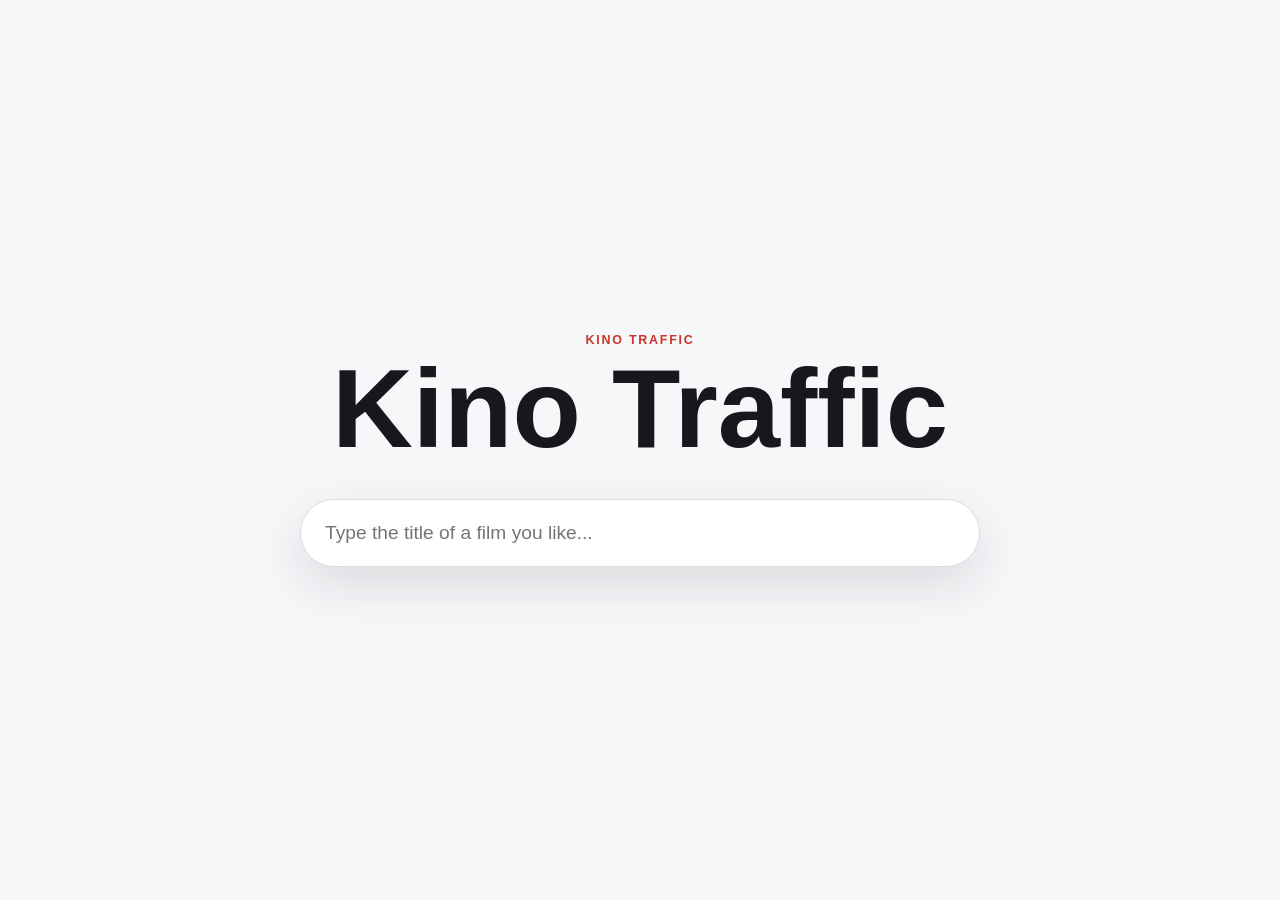
<file: index.html>
<!doctype html>
<html lang="en">
  <head>
    <meta charset="utf-8">
    <meta name="viewport" content="width=device-width, initial-scale=1">
    <title>Kino Traffic</title>
    <link rel="stylesheet" href="static/styles.css">
  </head>
  <body>
    <main class="home">
      <section class="search-panel" aria-labelledby="site-title">
        <p class="eyebrow">Kino Traffic</p>
        <h1 id="site-title" class="logotype">Kino Traffic</h1>

        <div class="search-shell">
          <label class="visually-hidden" for="film-search">Search for a film</label>
          <input
            id="film-search"
            class="search-input"
            type="search"
            placeholder="Type the title of a film you like..."
            autocomplete="off"
            aria-controls="autocomplete-results"
            aria-expanded="false"
          >

          <div id="autocomplete-results" class="results" role="listbox" hidden></div>
        </div>
      </section>
    </main>

    <script src="static/app.js"></script>
  </body>
</html>
</file>
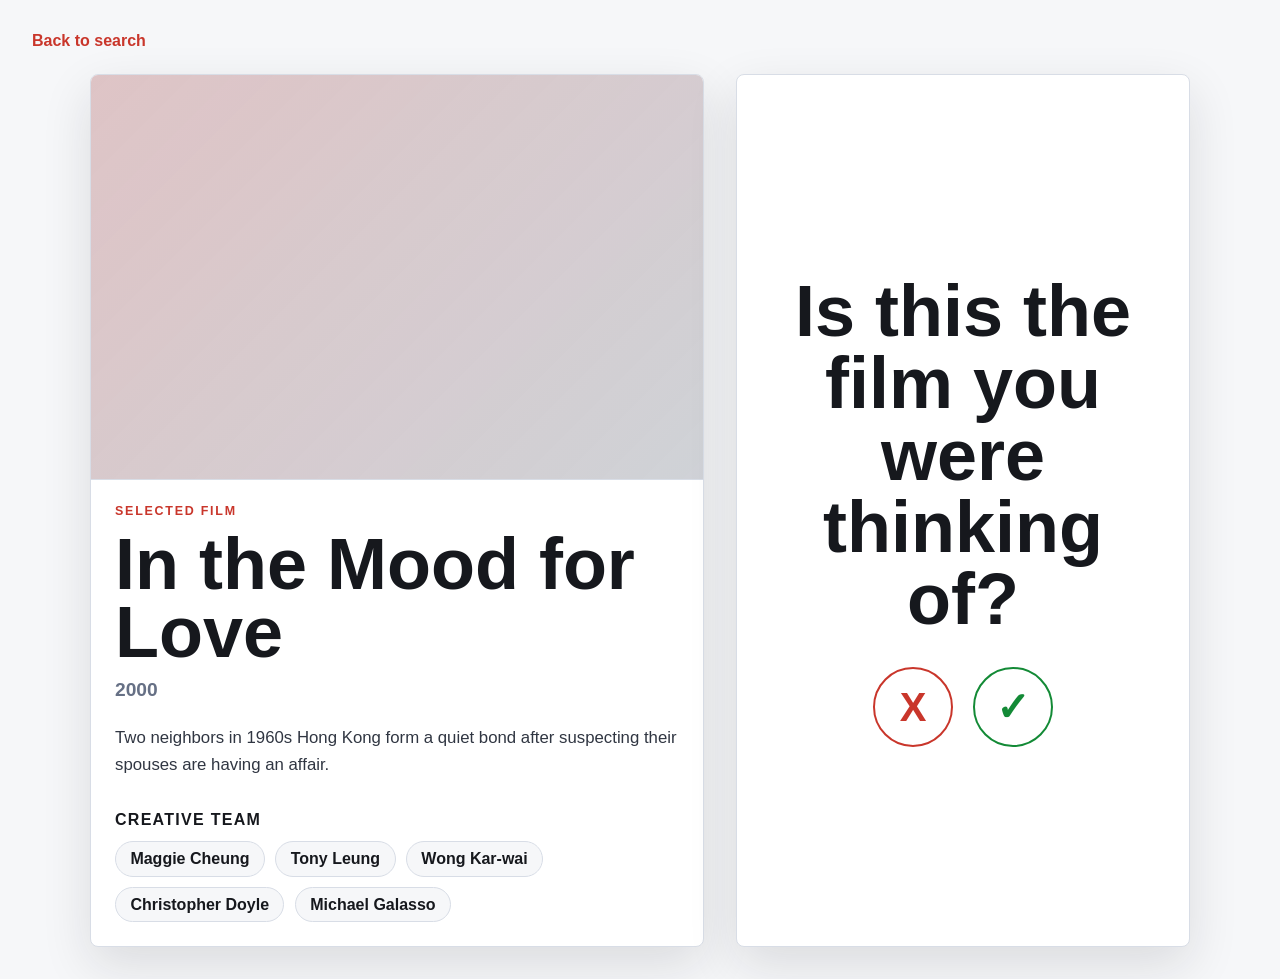
<file: film.html>
<!doctype html>
<html lang="en">
  <head>
    <meta charset="utf-8">
    <meta name="viewport" content="width=device-width, initial-scale=1">
    <title>Selected Film - Kino Traffic</title>
    <link rel="stylesheet" href="static/styles.css">
  </head>
  <body>
    <main class="film-page">
      <a class="home-link" href="index.html">Back to search</a>

      <section class="film-layout" aria-label="Selected film">
        <article id="selected-film" class="film-details"></article>

        <aside id="selection-panel" class="confirm-panel" aria-label="Confirm selected film">
          <p class="confirm-question">Is this the film you were thinking of?</p>
          <div class="confirm-actions">
            <button class="choice-button choice-no" type="button" aria-label="No" data-action="back">X</button>
            <button class="choice-button choice-yes" type="button" aria-label="Yes" data-action="show-categories">&check;</button>
          </div>
        </aside>
      </section>
    </main>

    <script src="static/app.js"></script>
  </body>
</html>
</file>
<file: static/styles.css>
:root {
  color-scheme: light;
  --background: #f6f7f9;
  --ink: #16181d;
  --muted: #667085;
  --line: #d8dde6;
  --surface: #ffffff;
  --accent: #c9362b;
  --shadow: 0 18px 50px rgba(22, 24, 29, 0.12);
}

* {
  box-sizing: border-box;
}

body {
  margin: 0;
  min-height: 100vh;
  font-family: Arial, Helvetica, sans-serif;
  color: var(--ink);
  background: var(--background);
}

.home {
  min-height: 100vh;
  display: grid;
  place-items: center;
  padding: 2rem;
}

.search-panel {
  width: min(100%, 760px);
  text-align: center;
}

.eyebrow {
  margin: 0 0 0.75rem;
  color: var(--accent);
  font-size: 0.78rem;
  font-weight: 700;
  letter-spacing: 0.14em;
  text-transform: uppercase;
}

.logotype {
  margin: 0 0 2.5rem;
  font-size: clamp(3rem, 12vw, 7rem);
  line-height: 0.9;
  font-weight: 900;
}

.search-shell {
  position: relative;
  max-width: 680px;
  margin: 0 auto;
}

.search-input {
  width: 100%;
  min-height: 4.25rem;
  padding: 0 1.5rem;
  border: 1px solid var(--line);
  border-radius: 999px;
  color: var(--ink);
  background: var(--surface);
  box-shadow: var(--shadow);
  font-size: 1.2rem;
  outline: none;
}

.search-input:focus {
  border-color: var(--accent);
}

.results {
  position: absolute;
  z-index: 10;
  top: calc(100% + 0.8rem);
  left: 0;
  right: 0;
  overflow: hidden;
  border: 1px solid var(--line);
  border-radius: 0.5rem;
  background: var(--surface);
  box-shadow: var(--shadow);
  text-align: left;
}

.result {
  display: grid;
  grid-template-columns: 3rem 1fr auto;
  gap: 1rem;
  align-items: center;
  width: 100%;
  padding: 0.85rem 1rem;
  border: 0;
  border-bottom: 1px solid var(--line);
  color: inherit;
  background: transparent;
  font: inherit;
  text-align: left;
}

.result:last-child {
  border-bottom: 0;
}

.result:hover,
.result:focus {
  background: #f2f4f7;
  outline: none;
}

.poster {
  width: 3rem;
  height: 4.25rem;
  border-radius: 0.25rem;
  background:
    linear-gradient(135deg, rgba(201, 54, 43, 0.18), rgba(22, 24, 29, 0.08)),
    #e4e7ec;
  border: 1px solid #cfd5df;
}

.title {
  display: block;
  font-weight: 700;
}

.year {
  color: var(--muted);
  font-size: 0.95rem;
}

.film-page {
  min-height: 100vh;
  padding: 2rem;
}

.home-link {
  display: inline-block;
  margin-bottom: 1.5rem;
  color: var(--accent);
  font-weight: 700;
  text-decoration: none;
}

.home-link:hover,
.home-link:focus {
  text-decoration: underline;
}

.film-layout {
  display: grid;
  grid-template-columns: minmax(0, 1.15fr) minmax(20rem, 0.85fr);
  gap: 2rem;
  max-width: 1100px;
  min-height: calc(100vh - 7rem);
  margin: 0 auto;
  align-items: stretch;
}

.film-layout.has-recommendations {
  grid-template-columns: minmax(18rem, 0.55fr) minmax(0, 1.45fr);
  max-width: 1400px;
}

.film-details,
.confirm-panel,
.category-panel,
.recommendation-panel {
  border: 1px solid var(--line);
  border-radius: 0.5rem;
  background: var(--surface);
  box-shadow: var(--shadow);
}

.film-details {
  display: grid;
  grid-template-rows: minmax(15rem, 45vh) 1fr;
  overflow: hidden;
}

.key-visual {
  min-height: 15rem;
  background:
    linear-gradient(135deg, rgba(201, 54, 43, 0.2), rgba(22, 24, 29, 0.1)),
    #e4e7ec;
  border-bottom: 1px solid var(--line);
}

.film-copy {
  overflow-y: auto;
  padding: 1.5rem;
}

.film-title {
  margin: 0;
  font-size: clamp(2rem, 6vw, 4.5rem);
  line-height: 0.95;
}

.film-year {
  margin: 0.75rem 0 1.5rem;
  color: var(--muted);
  font-size: 1.2rem;
  font-weight: 700;
}

.plot-summary {
  margin: 0;
  max-width: 38rem;
  color: #303642;
  font-size: 1.05rem;
  line-height: 1.6;
}

.section-title {
  margin: 2rem 0 0.8rem;
  font-size: 1rem;
  text-transform: uppercase;
  letter-spacing: 0.08em;
}

.pill-list {
  display: flex;
  flex-wrap: wrap;
  gap: 0.65rem;
}

.pill {
  display: inline-flex;
  align-items: center;
  min-height: 2.2rem;
  padding: 0 0.9rem;
  border: 1px solid var(--line);
  border-radius: 999px;
  background: #f6f7f9;
  font-weight: 700;
}

.pill.is-highlighted,
.pill.is-hovered {
  box-shadow: 0 0 0 3px rgba(22, 24, 29, 0.08);
}

.pill.is-hovered {
  outline: 2px solid currentColor;
  outline-offset: 2px;
}

.confirm-panel {
  display: grid;
  place-items: center;
  align-content: center;
  gap: 2rem;
  padding: 2rem;
  text-align: center;
}

.confirm-question {
  max-width: 26rem;
  margin: 0;
  font-size: clamp(2rem, 6vw, 4.5rem);
  line-height: 1;
  font-weight: 900;
}

.confirm-actions {
  display: flex;
  gap: 1.25rem;
  justify-content: center;
}

.choice-button {
  display: grid;
  place-items: center;
  width: 5rem;
  height: 5rem;
  border: 0.18rem solid currentColor;
  border-radius: 50%;
  background: var(--surface);
  font-size: 2.5rem;
  font-weight: 900;
  line-height: 1;
  cursor: pointer;
}

.choice-no {
  color: var(--accent);
}

.choice-yes {
  color: #138a36;
}

.category-panel,
.recommendation-panel {
  padding: 1.5rem;
}

.category-panel {
  display: flex;
  flex-direction: column;
  justify-content: center;
  gap: 1.25rem;
}

.panel-title {
  margin: 0;
  font-size: clamp(2rem, 5vw, 3.6rem);
  line-height: 1;
}

.panel-note {
  margin: 1rem 0 0;
  color: var(--muted);
  line-height: 1.5;
}

.category-list {
  display: grid;
  gap: 0.8rem;
}

.category-button,
.submit-button,
.secondary-button {
  border-radius: 999px;
  font: inherit;
  font-weight: 700;
  cursor: pointer;
}

.category-button {
  min-height: 3rem;
  border: 1px solid var(--line);
  background: #f6f7f9;
  color: var(--ink);
}

.category-button.is-selected {
  border-color: currentColor;
}

.category-direction.is-selected,
.reason-pill.category-direction,
.pill.category-direction.is-highlighted,
.pill.category-direction.is-hovered {
  background: #e8f1ff;
  color: #1d5fa7;
  border-color: #8db8e8;
}

.category-music.is-selected,
.reason-pill.category-music,
.pill.category-music.is-highlighted,
.pill.category-music.is-hovered {
  background: #ffeceb;
  color: var(--accent);
  border-color: #eeaaa5;
}

.category-cinematography.is-selected,
.reason-pill.category-cinematography,
.pill.category-cinematography.is-highlighted,
.pill.category-cinematography.is-hovered {
  background: #fff4cf;
  color: #8a6400;
  border-color: #e6c968;
}

.category-acting.is-selected,
.reason-pill.category-acting,
.pill.category-acting.is-highlighted,
.pill.category-acting.is-hovered {
  background: #e9f7ee;
  color: #138a36;
  border-color: #8bc5a0;
}

.category-error {
  margin: 0;
  color: var(--accent);
  font-weight: 700;
}

.submit-button,
.secondary-button {
  min-height: 3rem;
  padding: 0 1.2rem;
}

.submit-button {
  border: 0;
  background: var(--ink);
  color: var(--surface);
}

.secondary-button {
  border: 1px solid var(--line);
  background: var(--surface);
  color: var(--ink);
}

.recommendation-panel {
  overflow-y: auto;
}

.recommendation-header {
  display: flex;
  gap: 1rem;
  justify-content: space-between;
  align-items: start;
  margin-bottom: 1.5rem;
}

.recommendation-grid {
  display: grid;
  grid-template-columns: repeat(6, minmax(0, 1fr));
  gap: 1rem;
}

.recommendation-card {
  position: relative;
  min-width: 0;
}

.recommendation-poster {
  aspect-ratio: 2 / 3;
  border: 1px solid #cfd5df;
  border-radius: 0.35rem;
  background:
    linear-gradient(135deg, rgba(201, 54, 43, 0.16), rgba(22, 24, 29, 0.08)),
    #e4e7ec;
}

.recommendation-card h3 {
  margin: 0.7rem 0 0.25rem;
  font-size: 1rem;
  line-height: 1.15;
}

.recommendation-card p,
.recommendation-card strong {
  display: block;
  margin: 0;
  color: var(--muted);
  font-size: 0.9rem;
}

.recommendation-card strong {
  margin-top: 0.2rem;
  color: var(--ink);
}

.reason-list {
  position: absolute;
  left: 0.5rem;
  right: 0.5rem;
  top: 0.5rem;
  display: flex;
  flex-wrap: wrap;
  gap: 0.4rem;
  max-height: calc(100% - 1rem);
  overflow-y: auto;
  opacity: 0;
  transition: opacity 150ms ease;
}

.recommendation-card:hover .reason-list,
.recommendation-card:focus-within .reason-list {
  opacity: 1;
}

.reason-pill {
  border: 1px solid currentColor;
  border-radius: 999px;
  padding: 0.3rem 0.55rem;
  font-size: 0.72rem;
  font-weight: 700;
}

.visually-hidden {
  position: absolute;
  width: 1px;
  height: 1px;
  padding: 0;
  margin: -1px;
  overflow: hidden;
  clip: rect(0, 0, 0, 0);
  white-space: nowrap;
  border: 0;
}

@media (max-width: 520px) {
  .home {
    padding: 1rem;
  }

  .logotype {
    margin-bottom: 2rem;
  }

  .search-input {
    min-height: 3.75rem;
    padding: 0 1.1rem;
    font-size: 1rem;
  }

  .result {
    grid-template-columns: 2.6rem 1fr;
  }

  .poster {
    width: 2.6rem;
    height: 3.7rem;
  }

  .year {
    grid-column: 2;
  }
}

@media (max-width: 820px) {
  .film-page {
    padding: 1rem;
  }

  .film-layout {
    grid-template-columns: 1fr;
    min-height: auto;
  }

  .film-layout.has-recommendations {
    grid-template-columns: 1fr;
  }

  .film-details {
    grid-template-rows: 13rem auto;
  }

  .confirm-panel,
  .category-panel {
    min-height: 20rem;
  }

  .recommendation-grid {
    grid-template-columns: repeat(2, minmax(0, 1fr));
  }
}

@media (min-width: 821px) and (max-width: 1200px) {
  .recommendation-grid {
    grid-template-columns: repeat(4, minmax(0, 1fr));
  }
}
</file>
